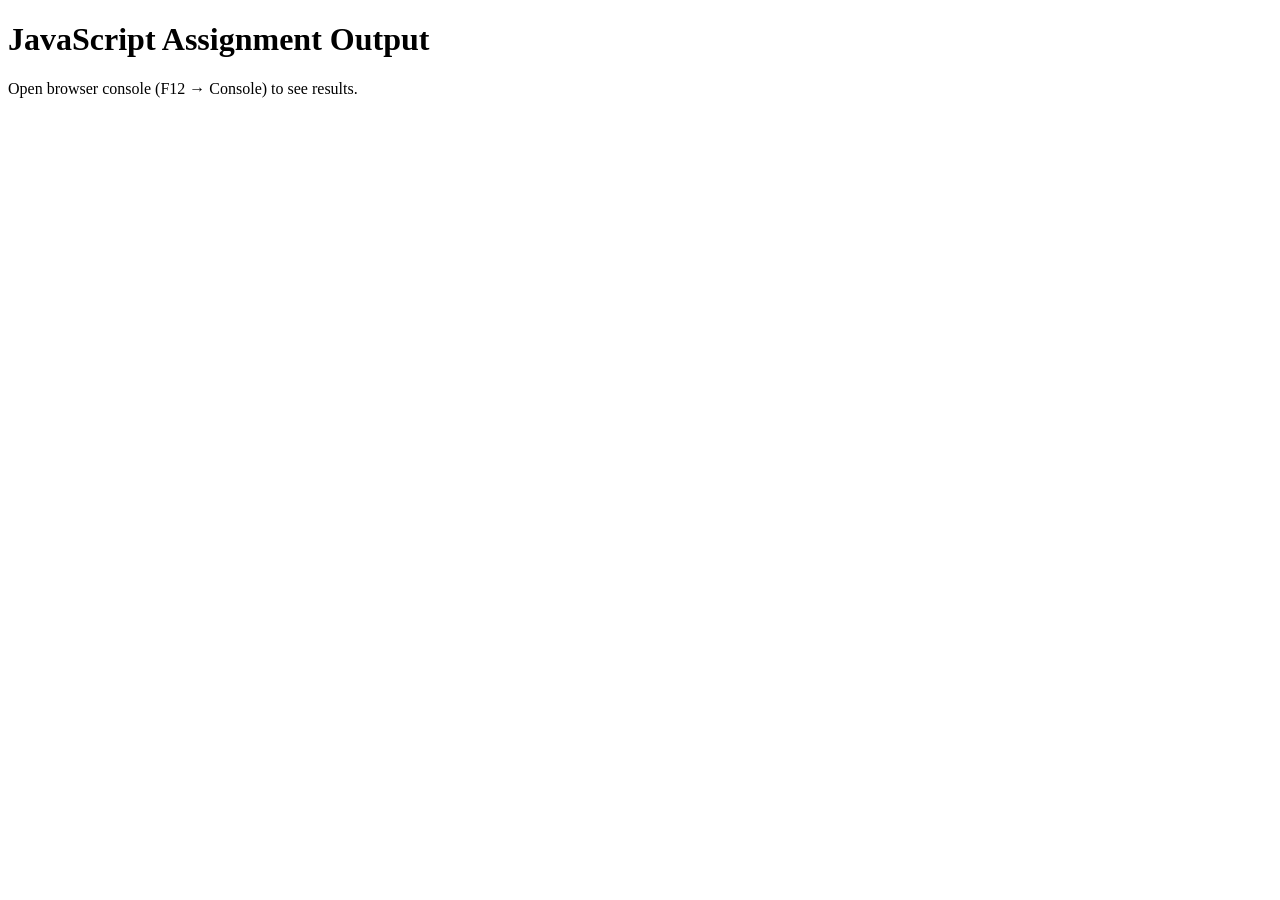
<file: Lab Task 26_FEB_2026/index.html>
<!DOCTYPE html>
<html>
<head>
    <title>JavaScript Assignment</title>
</head>
<body>

    <h1>JavaScript Assignment Output</h1>
    <p>Open browser console (F12 → Console) to see results.</p>

    <!-- Connecting All JavaScript Files -->

    <script src="TemperatureConversion.js"></script>
    <script src="SimpleCalculator.js"></script>
    <script src="FindLargestNumber.js"></script>
    <script src="LoopThroughNumbers.js"></script>
    <script src="FactorialofaNumber.js"></script>
    <script src="ReverseaString.js"></script>
    <script src="SumofArrayElements.js"></script>
    <script src="PrimeNumberChecker.js"></script>
    <script src="ArrayManipulation.js"></script>
    <script src="SimpleObjectExample.js"></script>

</body>
</html>
</file>
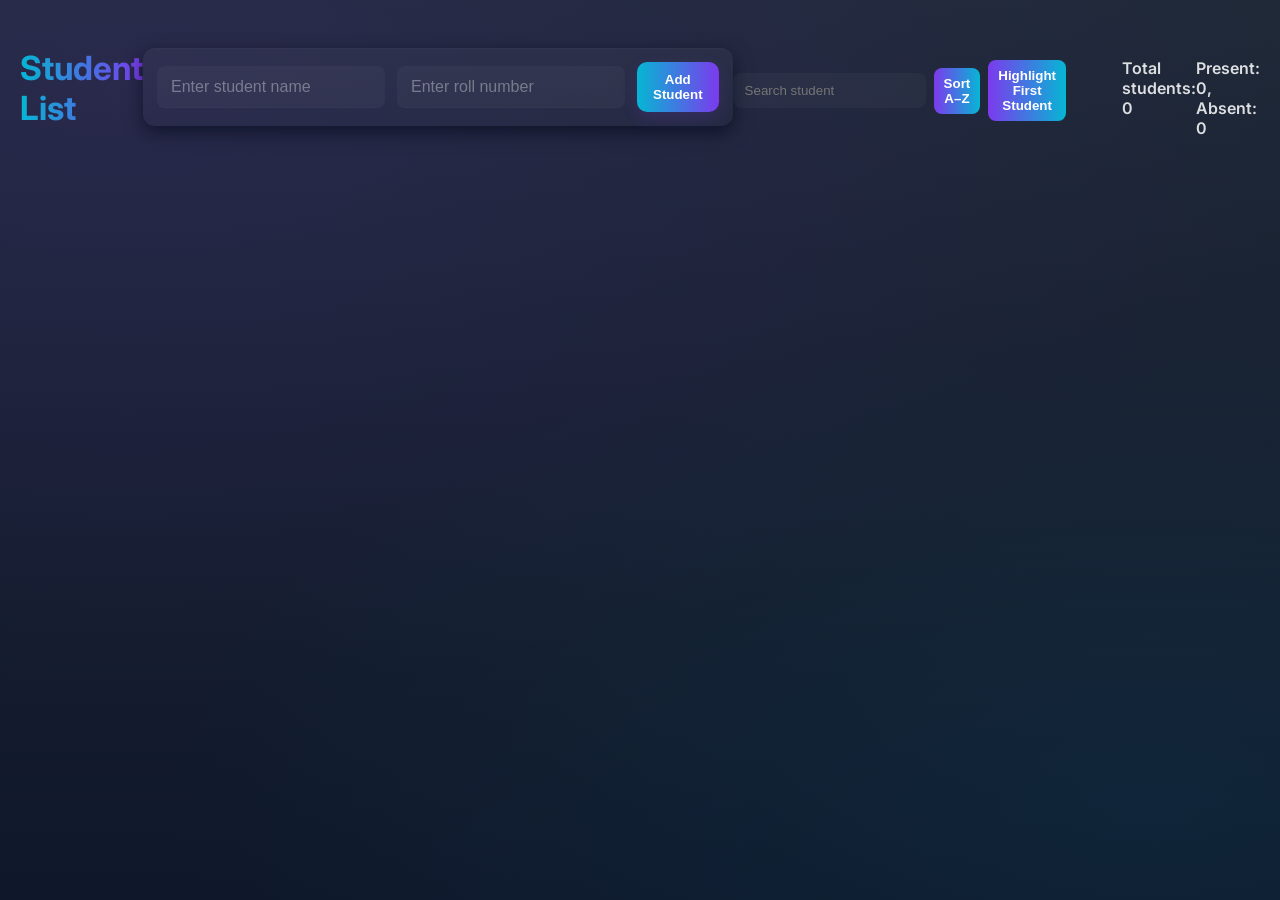
<file: LabTaskMarch05/index.html>
<!doctype html>
<html lang="en">
  <head>
    <meta charset="UTF-8" />
    <title>Student List DOM Practice</title>
    <link rel="stylesheet" href="dom.css" />
  </head>
  <body>
    <h1>Student List</h1>

    <!-- Student Form -->
    <form id="student-form">
      <label for="student-name">Student Name:</label>
      <input type="text" id="student-name" placeholder="Enter student name" />
      <label for="student-roll">Roll No.:</label>
      <input type="text" id="student-roll" placeholder="Enter roll number" />
      <button id="add-btn" type="submit">Add Student</button>
    </form>

    <!-- Search and controls -->
    <div class="controls-top">
      <input id="search-input" type="text" placeholder="Search student" />
      <button id="sort-btn" type="button">Sort A–Z</button>
      <button id="highlight-first-btn" type="button">
        Highlight First Student
      </button>
    </div>

    <!-- Student List -->
    <ul id="student-list">
      <!-- New students will be added here -->
    </ul>

    <p id="total-count">Total students: 0</p>
    <p id="presence-count">Present: 0, Absent: 0</p>

    <!-- JS file -->
    <script src="dom.js"></script>
  </body>
</html>
</file>
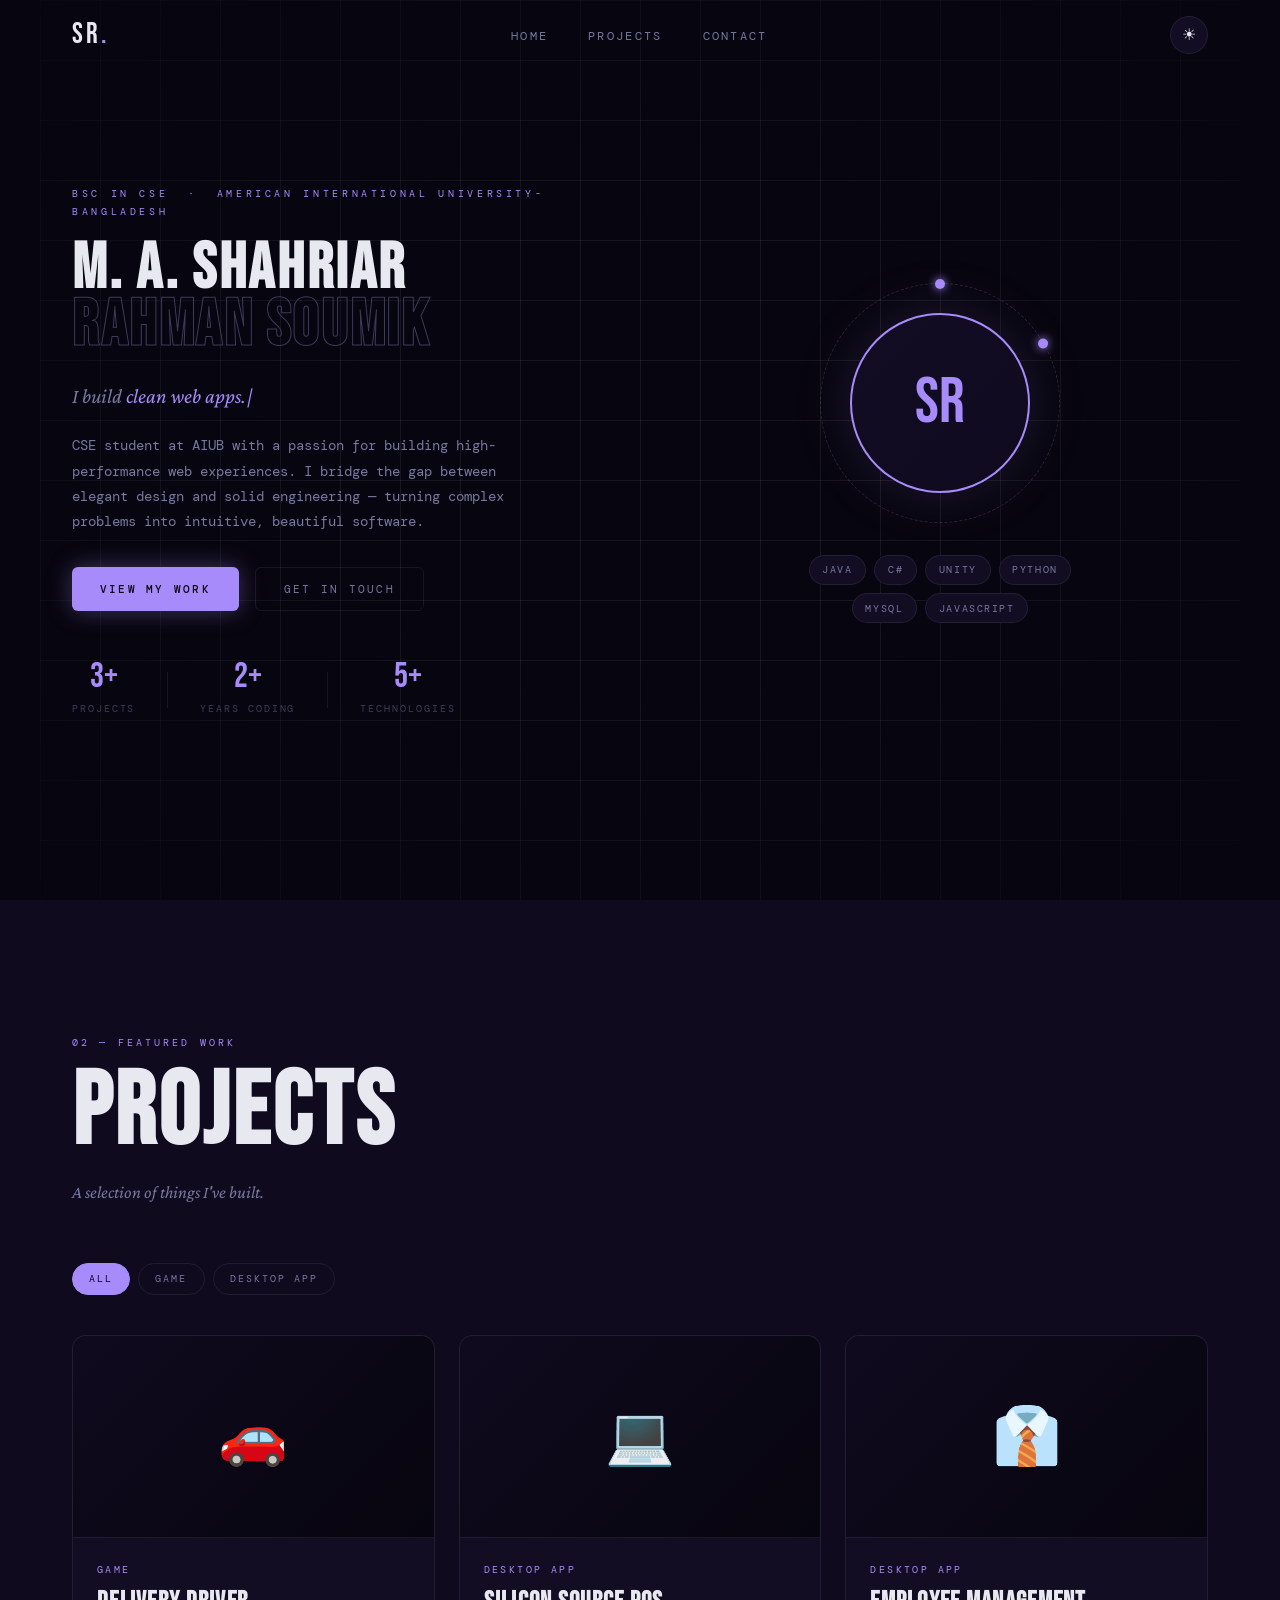
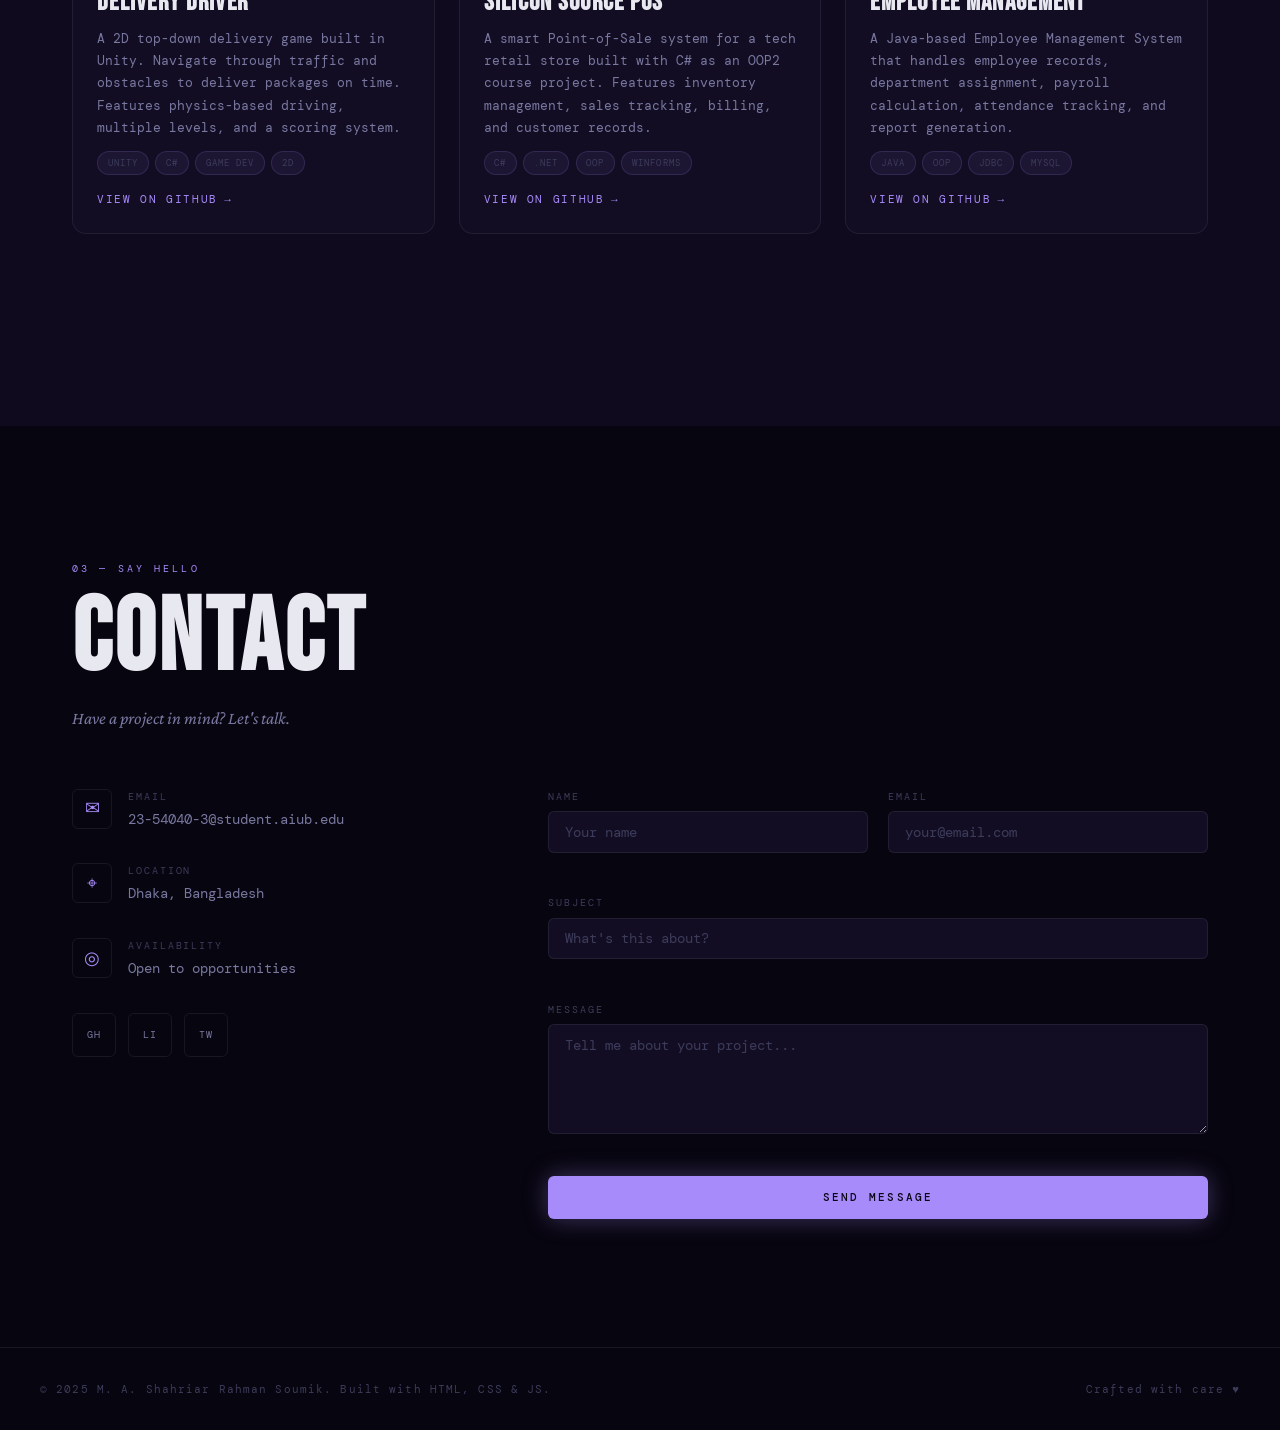
<file: PortfolioLabTaskOnline11_March_2026/index.html>
<!DOCTYPE html>
<html lang="en" data-theme="dark">
<head>
  <meta charset="UTF-8" />
  <meta name="viewport" content="width=device-width, initial-scale=1.0" />
  <title>M. A. Shahriar Rahman Soumik — Portfolio</title>
  <link rel="preconnect" href="https://fonts.googleapis.com" />
  <link rel="preconnect" href="https://fonts.gstatic.com" crossorigin />
  <link href="https://fonts.googleapis.com/css2?family=Bebas+Neue&family=DM+Mono:ital,wght@0,300;0,400;0,500;1,300&family=Crimson+Pro:ital,wght@0,300;0,400;1,300&display=swap" rel="stylesheet" />
  <style>
    :root {
      --accent: #a78bfa;
      --bg: #07050f;
      --bg-alt: #0f0a1e;
      --bg-card: #130d24;
      --border: rgba(255,255,255,0.07);
      --text: #e8e8f0;
      --text-muted: #7878a0;
      --text-dim: #3c3c5a;
      --heading-font: 'Bebas Neue', sans-serif;
      --body-font: 'DM Mono', monospace;
      --serif-font: 'Crimson Pro', serif;
      --radius: 6px;
      --radius-lg: 14px;
      --nav-h: 70px;
      --transition: 0.3s cubic-bezier(0.4,0,0.2,1);
    }
    [data-theme="light"] {
      --bg: #f4f4f0;
      --bg-alt: #e8e8e2;
      --bg-card: #ffffff;
      --border: rgba(0,0,0,0.09);
      --text: #1a1a2e;
      --text-muted: #666680;
      --text-dim: #bebec8;
    }
    *, *::before, *::after { box-sizing: border-box; margin: 0; padding: 0; }
    html { scroll-behavior: smooth; }
    body { font-family: var(--body-font); background: var(--bg); color: var(--text); line-height: 1.65; overflow-x: hidden; transition: background var(--transition), color var(--transition); }
    a { color: inherit; text-decoration: none; }
    ul { list-style: none; }
    button { cursor: pointer; border: none; background: none; font: inherit; }
    h1,h2,h3 { font-family: var(--heading-font); line-height: 1; letter-spacing: 0.03em; }
    .hidden { display: none !important; }
    .accent { color: var(--accent); }

    /* NAV */
    #site-header { position: fixed; top: 0; left: 0; right: 0; z-index: 1000; height: var(--nav-h); transition: background var(--transition), box-shadow var(--transition); }
    #site-header.scrolled { background: var(--bg); box-shadow: 0 1px 0 var(--border), 0 4px 24px rgba(0,0,0,0.3); backdrop-filter: blur(12px); }
    .nav-container { max-width: 1200px; margin: 0 auto; padding: 0 2rem; height: 100%; display: flex; align-items: center; justify-content: space-between; gap: 2rem; }
    .nav-logo { font-family: var(--heading-font); font-size: 1.8rem; letter-spacing: 0.1em; }
    .nav-links { display: flex; gap: 2.5rem; }
    .nav-link { font-size: 0.72rem; letter-spacing: 0.2em; text-transform: uppercase; color: var(--text-muted); position: relative; transition: color var(--transition); }
    .nav-link::after { content: ''; position: absolute; bottom: -4px; left: 0; width: 0; height: 1px; background: var(--accent); transition: width var(--transition); }
    .nav-link:hover { color: var(--text); }
    .nav-link:hover::after { width: 100%; }
    .nav-actions { display: flex; align-items: center; gap: 1rem; }
    .theme-toggle { width: 38px; height: 38px; border-radius: 50%; border: 1px solid var(--border); background: var(--bg-card); color: var(--text); font-size: 1rem; display: flex; align-items: center; justify-content: center; transition: all var(--transition); }
    .theme-toggle:hover { border-color: var(--accent); color: var(--accent); transform: rotate(20deg); }
    .hamburger { display: none; flex-direction: column; gap: 5px; padding: 6px; }
    .hamburger span { display: block; width: 22px; height: 2px; background: var(--text); border-radius: 2px; transition: all var(--transition); }
    .hamburger.open span:nth-child(1) { transform: translateY(7px) rotate(45deg); }
    .hamburger.open span:nth-child(2) { opacity: 0; }
    .hamburger.open span:nth-child(3) { transform: translateY(-7px) rotate(-45deg); }
    .mobile-menu { display: none; flex-direction: column; background: var(--bg-alt); border-top: 1px solid var(--border); padding: 1rem 2rem 1.5rem; gap: 0.25rem; }
    .mobile-menu.open { display: flex; }
    .mobile-link { font-size: 0.8rem; letter-spacing: 0.2em; text-transform: uppercase; color: var(--text-muted); padding: 0.6rem 0; border-bottom: 1px solid var(--border); transition: color var(--transition); }
    .mobile-link:last-child { border-bottom: none; }
    .mobile-link:hover { color: var(--accent); }

    /* SECTIONS */
    .section { padding: calc(var(--nav-h) + 4rem) 2rem 6rem; max-width: 1200px; margin: 0 auto; }
    .section-header { margin-bottom: 3.5rem; }
    .section-label { font-size: 0.65rem; letter-spacing: 0.3em; text-transform: uppercase; color: var(--accent); display: block; margin-bottom: 0.75rem; }
    .section-title { font-size: clamp(3.5rem, 8vw, 7rem); color: var(--text); line-height: 1; margin-bottom: 0.75rem; }
    .section-sub { font-family: var(--serif-font); font-size: 1.1rem; color: var(--text-muted); font-style: italic; }

    /* HERO */
    .hero-section { min-height: 100vh; display: grid; grid-template-columns: 1fr 1fr; align-items: center; gap: 4rem; padding-top: calc(var(--nav-h) + 2rem); position: relative; overflow: hidden; }
    .hero-grid-bg { position: absolute; inset: 0; background-image: linear-gradient(var(--border) 1px,transparent 1px),linear-gradient(90deg,var(--border) 1px,transparent 1px); background-size: 60px 60px; mask-image: radial-gradient(ellipse 80% 80% at 50% 50%,black 30%,transparent 100%); animation: gridShift 20s linear infinite; pointer-events: none; }
    @keyframes gridShift { from { transform: translateY(0); } to { transform: translateY(60px); } }
    .hero-eyebrow { font-size: 0.65rem; letter-spacing: 0.35em; text-transform: uppercase; color: var(--accent); margin-bottom: 1.25rem; animation: fadeUp 0.6s ease both; }
    .hero-name { line-height: 0.9; margin-bottom: 1.5rem; animation: fadeUp 0.6s 0.1s ease both; }
    .hero-first { display: block; color: var(--text); }
    .hero-last { display: block; color: transparent; -webkit-text-stroke: 1px var(--text-dim); }
    .hero-tagline { font-family: var(--serif-font); font-size: 1.3rem; font-style: italic; color: var(--text-muted); margin-bottom: 1.25rem; animation: fadeUp 0.6s 0.2s ease both; min-height: 2rem; }
    .typed-wrapper { display: inline-flex; align-items: center; gap: 1px; }
    .typed-text { color: var(--accent); }
    .typed-cursor { display: inline-block; color: var(--accent); animation: blink 0.7s step-end infinite; }
    @keyframes blink { 0%,100%{opacity:1;} 50%{opacity:0;} }
    .hero-intro { font-size: 0.88rem; line-height: 1.8; color: var(--text-muted); max-width: 480px; margin-bottom: 2rem; animation: fadeUp 0.6s 0.3s ease both; }
    .hero-cta { display: flex; gap: 1rem; flex-wrap: wrap; margin-bottom: 3rem; animation: fadeUp 0.6s 0.4s ease both; }
    .hero-stats { display: flex; align-items: center; gap: 2rem; animation: fadeUp 0.6s 0.5s ease both; }
    .stat { text-align: center; }
    .stat-num { display: block; font-family: var(--heading-font); font-size: 2.2rem; color: var(--accent); line-height: 1; }
    .stat-label { font-size: 0.6rem; letter-spacing: 0.2em; text-transform: uppercase; color: var(--text-dim); }
    .stat-divider { width: 1px; height: 36px; background: var(--border); }
    .hero-visual { display: flex; flex-direction: column; align-items: center; gap: 2rem; animation: fadeUp 0.8s 0.3s ease both; }
    .avatar-ring { position: relative; width: 240px; height: 240px; display: flex; align-items: center; justify-content: center; }
    .avatar-inner { width: 180px; height: 180px; border-radius: 50%; background: linear-gradient(135deg,var(--bg-card),var(--bg-alt)); border: 2px solid var(--accent); display: flex; align-items: center; justify-content: center; box-shadow: 0 0 60px rgba(167,139,250,0.15); z-index: 2; }
    .avatar-initials { font-family: var(--heading-font); font-size: 4rem; color: var(--accent); }
    .orbit { position: absolute; inset: 0; border-radius: 50%; border: 1px dashed var(--border); display: flex; align-items: flex-start; justify-content: center; }
    .orbit-1 { animation: spin 8s linear infinite; }
    .orbit-2 { transform: rotate(60deg); animation: spin 12s linear infinite reverse; }
    .orbit-dot { width: 10px; height: 10px; margin-top: -5px; border-radius: 50%; background: var(--accent); box-shadow: 0 0 10px var(--accent); }
    @keyframes spin { to { transform: rotate(360deg); } }
    .skill-tags { display: flex; flex-wrap: wrap; gap: 0.5rem; justify-content: center; max-width: 280px; }
    .skill-tag { font-size: 0.65rem; letter-spacing: 0.15em; text-transform: uppercase; padding: 0.35rem 0.8rem; border: 1px solid var(--border); border-radius: 999px; color: var(--text-muted); background: var(--bg-card); transition: all var(--transition); }
    .skill-tag:hover { border-color: var(--accent); color: var(--accent); transform: translateY(-2px); }

    /* BUTTONS */
    .btn { display: inline-flex; align-items: center; justify-content: center; padding: 0.75rem 1.75rem; font-family: var(--body-font); font-size: 0.7rem; letter-spacing: 0.2em; text-transform: uppercase; border-radius: var(--radius); transition: all var(--transition); }
    .btn-primary { background: var(--accent); color: #0a0515; font-weight: 500; box-shadow: 0 0 24px rgba(167,139,250,0.35); }
    .btn-primary:hover { transform: translateY(-2px); box-shadow: 0 0 36px rgba(167,139,250,0.55); }
    .btn-outline { border: 1px solid var(--border); color: var(--text-muted); }
    .btn-outline:hover { border-color: var(--accent); color: var(--accent); transform: translateY(-2px); }
    .btn-full { width: 100%; }

    /* PROJECTS */
    .projects-section { background: var(--bg-alt); max-width: 100%; padding-left: 0; padding-right: 0; }
    .projects-section .section-header, .filter-bar, .projects-grid { max-width: 1200px; margin-left: auto; margin-right: auto; padding-left: 2rem; padding-right: 2rem; }
    .filter-bar { display: flex; gap: 0.5rem; flex-wrap: wrap; margin-bottom: 2.5rem; }
    .filter-btn { font-family: var(--body-font); font-size: 0.65rem; letter-spacing: 0.2em; text-transform: uppercase; padding: 0.4rem 1rem; border-radius: 999px; border: 1px solid var(--border); color: var(--text-muted); background: transparent; transition: all var(--transition); cursor: pointer; }
    .filter-btn:hover, .filter-btn.active { background: var(--accent); border-color: var(--accent); color: #06060f; }
    .projects-grid { display: grid; grid-template-columns: repeat(auto-fill,minmax(320px,1fr)); gap: 1.5rem; padding-bottom: 6rem; }
    .project-card { background: var(--bg-card); border: 1px solid var(--border); border-radius: var(--radius-lg); overflow: hidden; display: flex; flex-direction: column; transition: all var(--transition); animation: fadeUp 0.5s ease both; }
    .project-card:hover { transform: translateY(-6px); border-color: rgba(167,139,250,0.3); box-shadow: 0 20px 60px rgba(0,0,0,0.4); }
    .card-image-placeholder { width: 100%; aspect-ratio: 16/9; display: flex; align-items: center; justify-content: center; font-size: 3.5rem; background: linear-gradient(135deg,var(--bg-alt),var(--bg)); border-bottom: 1px solid var(--border); transition: all var(--transition); }
    .project-card:hover .card-image-placeholder { background: linear-gradient(135deg,var(--bg),var(--bg-alt)); }
    .card-body { padding: 1.5rem; flex: 1; display: flex; flex-direction: column; gap: 0.75rem; }
    .card-category { font-size: 0.6rem; letter-spacing: 0.25em; text-transform: uppercase; color: var(--accent); }
    .card-title { font-family: var(--heading-font); font-size: 1.6rem; color: var(--text); letter-spacing: 0.05em; }
    .card-desc { font-size: 0.82rem; line-height: 1.7; color: var(--text-muted); flex: 1; }
    .card-tags { display: flex; flex-wrap: wrap; gap: 0.4rem; }
    .card-tag { font-size: 0.58rem; letter-spacing: 0.12em; text-transform: uppercase; padding: 0.2rem 0.6rem; border-radius: 999px; background: rgba(167,139,250,0.07); color: var(--text-dim); border: 1px solid rgba(167,139,250,0.15); }
    .card-link { display: inline-flex; align-items: center; gap: 0.4rem; font-size: 0.68rem; letter-spacing: 0.15em; text-transform: uppercase; color: var(--accent); margin-top: 0.25rem; transition: gap var(--transition); }
    .card-link:hover { gap: 0.7rem; }
    .card-link::after { content: '→'; }

    /* CONTACT */
    .contact-section { padding-bottom: 8rem; }
    .contact-layout { display: grid; grid-template-columns: 1fr 1.6fr; gap: 4rem; align-items: start; }
    .contact-info { display: flex; flex-direction: column; gap: 2rem; }
    .contact-item { display: flex; align-items: flex-start; gap: 1rem; }
    .contact-icon { width: 40px; height: 40px; display: flex; align-items: center; justify-content: center; font-size: 1.1rem; border: 1px solid var(--border); border-radius: var(--radius); color: var(--accent); flex-shrink: 0; }
    .contact-item-label { font-size: 0.6rem; letter-spacing: 0.2em; text-transform: uppercase; color: var(--text-dim); margin-bottom: 0.2rem; }
    .contact-item-value { font-size: 0.9rem; color: var(--text-muted); }
    .social-links { display: flex; gap: 0.75rem; }
    .social-link { width: 44px; height: 44px; display: flex; align-items: center; justify-content: center; font-size: 0.65rem; letter-spacing: 0.1em; border: 1px solid var(--border); border-radius: var(--radius); color: var(--text-muted); transition: all var(--transition); }
    .social-link:hover { border-color: var(--accent); color: var(--accent); transform: translateY(-2px); }
    .contact-form { display: flex; flex-direction: column; gap: 1.25rem; }
    .form-row { display: grid; grid-template-columns: 1fr 1fr; gap: 1.25rem; }
    .form-group { display: flex; flex-direction: column; gap: 0.4rem; }
    .form-group label { font-size: 0.62rem; letter-spacing: 0.2em; text-transform: uppercase; color: var(--text-dim); }
    .form-group input, .form-group textarea { background: var(--bg-card); border: 1px solid var(--border); border-radius: var(--radius); color: var(--text); font-family: var(--body-font); font-size: 0.85rem; padding: 0.7rem 1rem; transition: border-color var(--transition), box-shadow var(--transition); outline: none; resize: vertical; }
    .form-group input::placeholder, .form-group textarea::placeholder { color: var(--text-dim); }
    .form-group input:focus, .form-group textarea:focus { border-color: var(--accent); box-shadow: 0 0 0 3px rgba(167,139,250,0.1); }
    .form-group input.error, .form-group textarea.error { border-color: #ff6b6b; box-shadow: 0 0 0 3px rgba(255,107,107,0.1); }
    .form-error { font-size: 0.65rem; color: #ff6b6b; min-height: 1rem; display: block; }
    .form-success { text-align: center; padding: 1rem; background: rgba(167,139,250,0.08); border: 1px solid rgba(167,139,250,0.3); border-radius: var(--radius); color: var(--accent); font-size: 0.82rem; }

    /* FOOTER */
    .site-footer { border-top: 1px solid var(--border); padding: 2rem; }
    .footer-inner { max-width: 1200px; margin: 0 auto; display: flex; align-items: center; justify-content: space-between; flex-wrap: wrap; gap: 0.5rem; }
    .footer-copy, .footer-made { font-size: 0.7rem; letter-spacing: 0.1em; color: var(--text-dim); }

    /* SCROLL TOP */
    .scroll-top { position: fixed; bottom: 2rem; right: 2rem; width: 44px; height: 44px; border-radius: 50%; background: var(--accent); color: #0a0515; font-size: 1.1rem; display: flex; align-items: center; justify-content: center; z-index: 999; opacity: 0; pointer-events: none; transform: translateY(12px); transition: all var(--transition); box-shadow: 0 4px 20px rgba(167,139,250,0.4); }
    .scroll-top.visible { opacity: 1; pointer-events: all; transform: translateY(0); }
    .scroll-top:hover { transform: translateY(-3px); }

    @keyframes fadeUp { from{opacity:0;transform:translateY(24px);} to{opacity:1;transform:translateY(0);} }

    /* RESPONSIVE */
    @media(max-width:900px) {
      .hero-section { grid-template-columns: 1fr; text-align: center; gap: 3rem; padding-top: calc(var(--nav-h) + 3rem); }
      .hero-intro { margin: 0 auto 2rem; }
      .hero-cta { justify-content: center; }
      .hero-stats { justify-content: center; }
      .hero-visual { order: -1; }
      .contact-layout { grid-template-columns: 1fr; gap: 2.5rem; }
      .nav-links { display: none; }
      .hamburger { display: flex; }
    }
    @media(max-width:600px) {
      .section { padding: calc(var(--nav-h) + 3rem) 1.25rem 4rem; }
      .projects-grid { grid-template-columns: 1fr; }
      .form-row { grid-template-columns: 1fr; }
      .footer-inner { flex-direction: column; align-items: flex-start; }
    }
  </style>
</head>
<body>

  <header id="site-header">
    <nav class="nav-container">
      <div class="nav-logo">SR<span class="accent">.</span></div>
      <ul class="nav-links">
        <li><a href="#home" class="nav-link">Home</a></li>
        <li><a href="#projects" class="nav-link">Projects</a></li>
        <li><a href="#contact" class="nav-link">Contact</a></li>
      </ul>
      <div class="nav-actions">
        <button class="theme-toggle" id="theme-toggle" aria-label="Toggle theme">
          <span id="theme-icon">☀</span>
        </button>
        <button class="hamburger" id="hamburger" aria-label="Menu">
          <span></span><span></span><span></span>
        </button>
      </div>
    </nav>
    <div class="mobile-menu" id="mobile-menu">
      <a href="#home" class="mobile-link">Home</a>
      <a href="#projects" class="mobile-link">Projects</a>
      <a href="#contact" class="mobile-link">Contact</a>
    </div>
  </header>

  <main>

    <!-- HOME -->
    <section id="home" class="section hero-section">
      <div class="hero-grid-bg" aria-hidden="true"></div>
      <div class="hero-content">
        <p class="hero-eyebrow">BSc in CSE &nbsp;·&nbsp; American International University-Bangladesh</p>
        <h1 class="hero-name">
          <span class="hero-first" style="font-size:clamp(2rem,5vw,4.8rem);letter-spacing:0.04em;">M. A. SHAHRIAR</span>
          <span class="hero-last" style="font-size:clamp(2rem,5vw,4.8rem);letter-spacing:0.04em;">RAHMAN SOUMIK</span>
        </h1>
        <p class="hero-tagline">
          I build <span class="typed-wrapper"><span id="typed-text" class="typed-text"></span><span class="typed-cursor">|</span></span>
        </p>
        <p class="hero-intro">
          CSE student at AIUB with a passion for building high-performance web experiences.
          I bridge the gap between elegant design and solid engineering —
          turning complex problems into intuitive, beautiful software.
        </p>
        <div class="hero-cta">
          <a href="#projects" class="btn btn-primary">View My Work</a>
          <a href="#contact" class="btn btn-outline">Get in Touch</a>
        </div>
        <div class="hero-stats">
          <div class="stat"><span class="stat-num">3+</span><span class="stat-label">Projects</span></div>
          <div class="stat-divider"></div>
          <div class="stat"><span class="stat-num">2+</span><span class="stat-label">Years Coding</span></div>
          <div class="stat-divider"></div>
          <div class="stat"><span class="stat-num">5+</span><span class="stat-label">Technologies</span></div>
        </div>
      </div>
      <div class="hero-visual" aria-hidden="true">
        <div class="avatar-ring">
          <div class="avatar-inner">
            <div class="avatar-initials">SR</div>
          </div>
          <div class="orbit orbit-1"><div class="orbit-dot"></div></div>
          <div class="orbit orbit-2"><div class="orbit-dot"></div></div>
        </div>
        <div class="skill-tags">
          <span class="skill-tag">Java</span>
          <span class="skill-tag">C#</span>
          <span class="skill-tag">Unity</span>
          <span class="skill-tag">Python</span>
          <span class="skill-tag">MySQL</span>
          <span class="skill-tag">JavaScript</span>
        </div>
      </div>
    </section>

    <!-- PROJECTS -->
    <section id="projects" class="section projects-section">
      <div class="section-header">
        <span class="section-label">02 — Featured Work</span>
        <h2 class="section-title">Projects</h2>
        <p class="section-sub">A selection of things I've built.</p>
      </div>
      <div class="filter-bar" id="filter-bar">
        <button class="filter-btn active" data-filter="all">All</button>
        <button class="filter-btn" data-filter="game">Game</button>
        <button class="filter-btn" data-filter="app">Desktop App</button>
      </div>
      <div class="projects-grid" id="projects-grid"></div>
    </section>

    <!-- CONTACT -->
    <section id="contact" class="section contact-section">
      <div class="section-header">
        <span class="section-label">03 — Say Hello</span>
        <h2 class="section-title">Contact</h2>
        <p class="section-sub">Have a project in mind? Let's talk.</p>
      </div>
      <div class="contact-layout">
        <div class="contact-info">
          <div class="contact-item">
            <span class="contact-icon">&#9993;</span>
            <div>
              <p class="contact-item-label">Email</p>
              <p class="contact-item-value">23-54040-3&#64;student.aiub.edu</p>
            </div>
          </div>
          <div class="contact-item">
            <span class="contact-icon">&#8982;</span>
            <div>
              <p class="contact-item-label">Location</p>
              <p class="contact-item-value">Dhaka, Bangladesh</p>
            </div>
          </div>
          <div class="contact-item">
            <span class="contact-icon">&#9678;</span>
            <div>
              <p class="contact-item-label">Availability</p>
              <p class="contact-item-value">Open to opportunities</p>
            </div>
          </div>
          <div class="social-links">
            <a href="https://github.com/codesbysoumik" class="social-link" target="_blank" aria-label="GitHub">GH</a>
            <a href="#" class="social-link" aria-label="LinkedIn">LI</a>
            <a href="#" class="social-link" aria-label="Twitter">TW</a>
          </div>
        </div>

        <form class="contact-form" id="contact-form" novalidate>
          <div class="form-row">
            <div class="form-group">
              <label for="fname">Name</label>
              <input type="text" id="fname" name="fname" placeholder="Your name" autocomplete="off" />
              <span class="form-error" id="name-error"></span>
            </div>
            <div class="form-group">
              <label for="femail">Email</label>
              <input type="email" id="femail" name="femail" placeholder="your@email.com" autocomplete="off" />
              <span class="form-error" id="email-error"></span>
            </div>
          </div>
          <div class="form-group">
            <label for="fsubject">Subject</label>
            <input type="text" id="fsubject" name="fsubject" placeholder="What's this about?" autocomplete="off" />
            <span class="form-error" id="subject-error"></span>
          </div>
          <div class="form-group">
            <label for="fmessage">Message</label>
            <textarea id="fmessage" name="fmessage" rows="5" placeholder="Tell me about your project..."></textarea>
            <span class="form-error" id="message-error"></span>
          </div>
          <button type="submit" class="btn btn-primary btn-full" id="submit-btn">
            <span id="btn-text">Send Message</span>
            <span id="btn-sending" class="hidden">Sending...</span>
          </button>
          <div class="form-success hidden" id="form-success">
            &#10003; Message sent! I'll get back to you soon.
          </div>
        </form>
      </div>
    </section>

  </main>

  <footer class="site-footer">
    <div class="footer-inner">
      <p class="footer-copy">&#169; 2025 M. A. Shahriar Rahman Soumik. Built with HTML, CSS &amp; JS.</p>
      <p class="footer-made">Crafted with care &#9829;</p>
    </div>
  </footer>

  <button class="scroll-top" id="scroll-top" aria-label="Back to top">&#8593;</button>

  <script>
    // ── THEME ──────────────────────────────────────
    function applyTheme(theme, save) {
      document.documentElement.setAttribute('data-theme', theme);
      var icon = document.getElementById('theme-icon');
      if (icon) icon.textContent = theme === 'dark' ? '\u2600' : '\u263E';
      if (save) localStorage.setItem('portfolio-theme', theme);
    }
    applyTheme(localStorage.getItem('portfolio-theme') || 'dark', false);
    document.getElementById('theme-toggle').addEventListener('click', function() {
      var cur = document.documentElement.getAttribute('data-theme');
      applyTheme(cur === 'dark' ? 'light' : 'dark', true);
    });

    // ── PROJECT DATA ───────────────────────────────
    var projects = [
      {
        title: 'Delivery Driver',
        category: 'game',
        categoryLabel: 'Game',
        description: 'A 2D top-down delivery game built in Unity. Navigate through traffic and obstacles to deliver packages on time. Features physics-based driving, multiple levels, and a scoring system.',
        tags: ['Unity', 'C#', 'Game Dev', '2D'],
        emoji: '\uD83D\uDE97',
        link: 'https://github.com/codesbysoumik/Delivery-Driver'
      },
      {
        title: 'Silicon Source POS',
        category: 'app',
        categoryLabel: 'Desktop App',
        description: 'A smart Point-of-Sale system for a tech retail store built with C# as an OOP2 course project. Features inventory management, sales tracking, billing, and customer records.',
        tags: ['C#', '.NET', 'OOP', 'WinForms'],
        emoji: '\uD83D\uDCBB',
        link: 'https://github.com/Shadipto/OOP2-Project-Silicon-Source'
      },
      {
        title: 'Employee Management',
        category: 'app',
        categoryLabel: 'Desktop App',
        description: 'A Java-based Employee Management System that handles employee records, department assignment, payroll calculation, attendance tracking, and report generation.',
        tags: ['Java', 'OOP', 'JDBC', 'MySQL'],
        emoji: '\uD83D\uDC54',
        link: 'https://github.com/codesbysoumik/EmployeeManagementSystem'
      }
    ];

    // ── RENDER CARDS ───────────────────────────────
    function renderProjects(filter) {
      var grid = document.getElementById('projects-grid');
      grid.innerHTML = '';
      var list = (!filter || filter === 'all') ? projects : projects.filter(function(p){ return p.category === filter; });
      if (list.length === 0) {
        grid.innerHTML = '<p style="color:var(--text-muted);padding:2rem 0;grid-column:1/-1;">No projects found.</p>';
        return;
      }
      list.forEach(function(p, i) {
        var tags = p.tags.map(function(t){ return '<span class="card-tag">'+t+'</span>'; }).join('');
        var card = document.createElement('article');
        card.className = 'project-card';
        card.style.animationDelay = (i * 0.1) + 's';
        card.innerHTML =
          '<div class="card-image-placeholder">'+p.emoji+'</div>' +
          '<div class="card-body">' +
            '<span class="card-category">'+p.categoryLabel+'</span>' +
            '<h3 class="card-title">'+p.title+'</h3>' +
            '<p class="card-desc">'+p.description+'</p>' +
            '<div class="card-tags">'+tags+'</div>' +
            '<a href="'+p.link+'" class="card-link" target="_blank" rel="noopener">View on GitHub</a>' +
          '</div>';
        grid.appendChild(card);
      });
    }
    renderProjects('all');

    // ── FILTER ─────────────────────────────────────
    document.getElementById('filter-bar').addEventListener('click', function(e) {
      var btn = e.target.closest('.filter-btn');
      if (!btn) return;
      document.querySelectorAll('.filter-btn').forEach(function(b){ b.classList.remove('active'); });
      btn.classList.add('active');
      renderProjects(btn.getAttribute('data-filter'));
    });

    // ── FORM VALIDATION ────────────────────────────
    function validate(id, errId) {
      var el = document.getElementById(id);
      var err = document.getElementById(errId);
      var v = el.value.trim();
      var msg = '';
      if (id === 'fname') {
        if (!v) msg = 'Name is required.';
        else if (v.length < 2) msg = 'At least 2 characters.';
      } else if (id === 'femail') {
        if (!v) msg = 'Email is required.';
        else if (!/^[^\s@]+@[^\s@]+\.[^\s@]+$/.test(v)) msg = 'Enter a valid email.';
      } else if (id === 'fsubject') {
        if (!v) msg = 'Subject is required.';
      } else if (id === 'fmessage') {
        if (!v) msg = 'Message is required.';
        else if (v.length < 10) msg = 'At least 10 characters.';
      }
      err.textContent = msg;
      if (msg) el.classList.add('error'); else el.classList.remove('error');
      return !msg;
    }

    ['fname','femail','fsubject','fmessage'].forEach(function(id) {
      var el = document.getElementById(id);
      var errId = id.replace('f','') + '-error';
      if (id === 'fname') errId = 'name-error';
      else if (id === 'femail') errId = 'email-error';
      else if (id === 'fsubject') errId = 'subject-error';
      else if (id === 'fmessage') errId = 'message-error';
      el.addEventListener('blur', function(){ validate(id, errId); });
      el.addEventListener('input', function(){ if(el.classList.contains('error')) validate(id, errId); });
    });

    document.getElementById('contact-form').addEventListener('submit', function(e) {
      e.preventDefault();
      var ok = validate('fname','name-error') & validate('femail','email-error') & validate('fsubject','subject-error') & validate('fmessage','message-error');
      if (!ok) return;
      var btnText = document.getElementById('btn-text');
      var btnSend = document.getElementById('btn-sending');
      var btn = document.getElementById('submit-btn');
      var suc = document.getElementById('form-success');
      btnText.classList.add('hidden');
      btnSend.classList.remove('hidden');
      btn.disabled = true;
      setTimeout(function() {
        btnSend.classList.add('hidden');
        btnText.classList.remove('hidden');
        btn.disabled = false;
        document.getElementById('contact-form').reset();
        suc.classList.remove('hidden');
        setTimeout(function(){ suc.classList.add('hidden'); }, 5000);
      }, 1800);
    });

    // ── TYPING ANIMATION ───────────────────────────
    var phrases = ['clean web apps.', 'Unity 2D games.', 'smart desktop tools.', 'intuitive UIs.', 'elegant solutions.'];
    var pIdx=0, cIdx=0, isDel=false;
    var typedEl = document.getElementById('typed-text');
    function typeLoop() {
      var phrase = phrases[pIdx];
      if (!isDel) {
        cIdx++;
        typedEl.textContent = phrase.slice(0, cIdx);
        if (cIdx === phrase.length) { setTimeout(function(){ isDel=true; typeLoop(); }, 2000); return; }
        setTimeout(typeLoop, 90);
      } else {
        cIdx--;
        typedEl.textContent = phrase.slice(0, cIdx);
        if (cIdx === 0) { isDel=false; pIdx=(pIdx+1)%phrases.length; setTimeout(typeLoop,400); return; }
        setTimeout(typeLoop, 55);
      }
    }
    typeLoop();

    // ── SCROLL TOP ─────────────────────────────────
    var scrollBtn = document.getElementById('scroll-top');
    window.addEventListener('scroll', function() {
      scrollBtn.classList.toggle('visible', window.scrollY > 400);
    });
    scrollBtn.addEventListener('click', function() { window.scrollTo({top:0,behavior:'smooth'}); });

    // ── STICKY NAV ─────────────────────────────────
    window.addEventListener('scroll', function() {
      document.getElementById('site-header').classList.toggle('scrolled', window.scrollY > 20);
    });

    // ── HAMBURGER ──────────────────────────────────
    document.getElementById('hamburger').addEventListener('click', function() {
      this.classList.toggle('open');
      document.getElementById('mobile-menu').classList.toggle('open');
    });
    document.querySelectorAll('.mobile-link').forEach(function(link) {
      link.addEventListener('click', function() {
        document.getElementById('hamburger').classList.remove('open');
        document.getElementById('mobile-menu').classList.remove('open');
      });
    });
  </script>
</body>
</html>
</file>
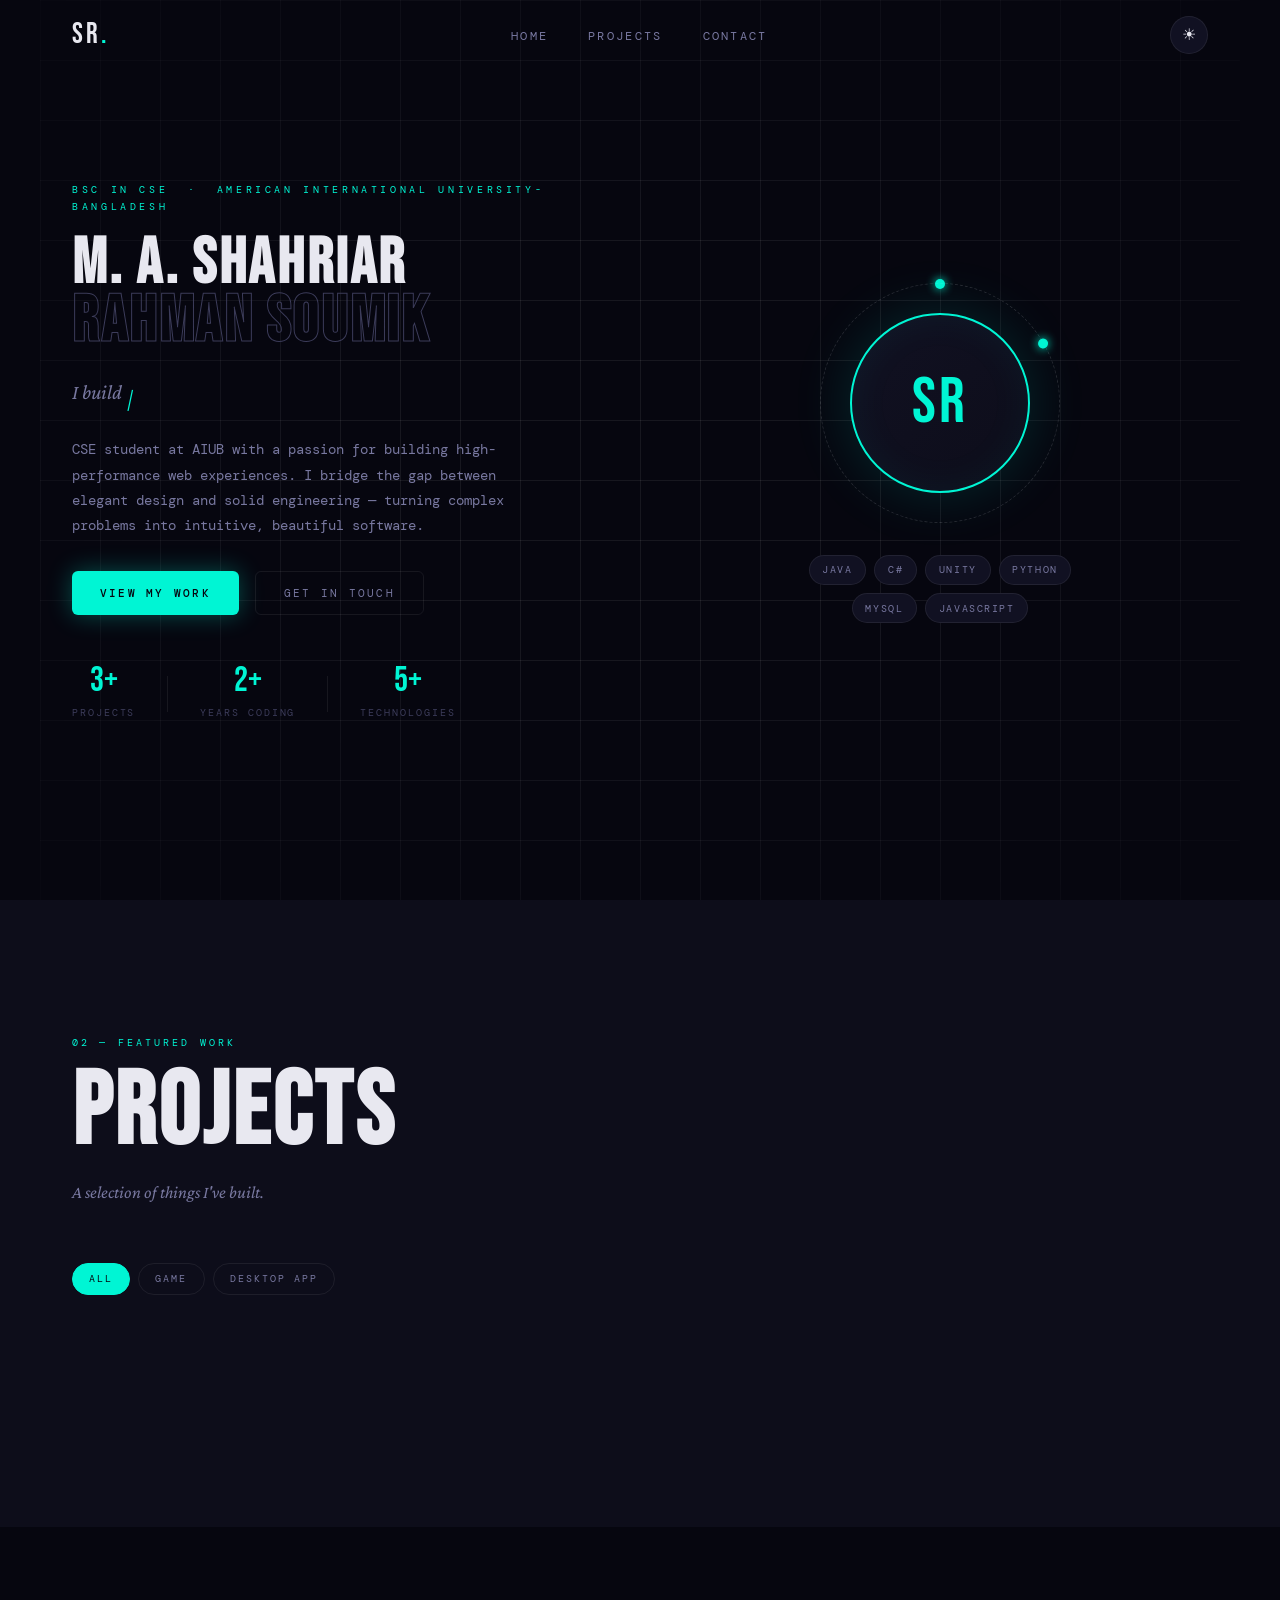
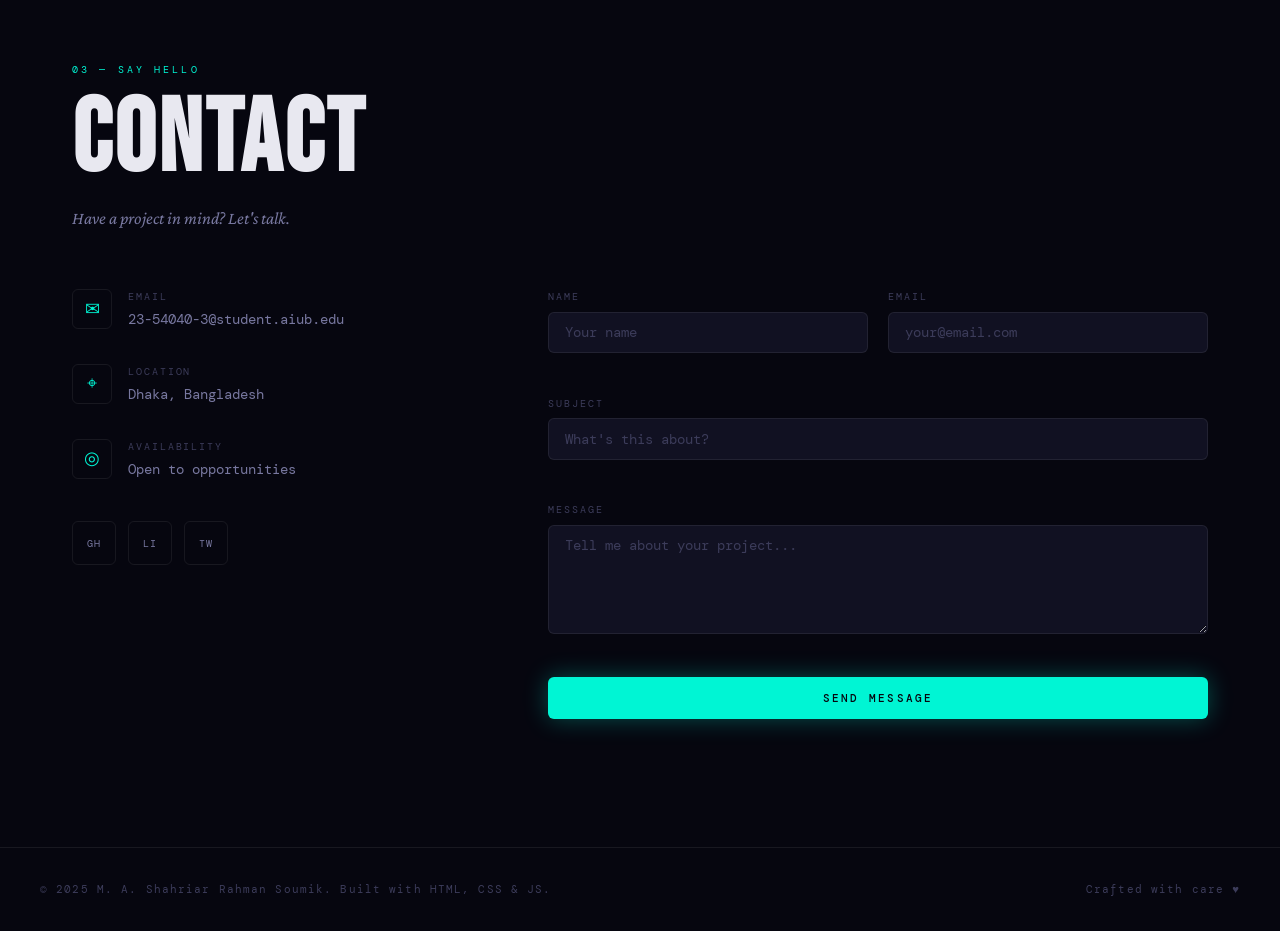
<file: PortfolioLabTaskOnline11_March_2026/portmain/index.html>
<!DOCTYPE html>
<html lang="en" data-theme="dark">
<head>
  <meta charset="UTF-8" />
  <meta name="viewport" content="width=device-width, initial-scale=1.0" />
  <title>M. A. Shahriar Rahman Soumik — Portfolio</title>
  <link rel="stylesheet" href="style.css" />
  <link rel="preconnect" href="https://fonts.googleapis.com" />
  <link rel="preconnect" href="https://fonts.gstatic.com" crossorigin />
  <link href="https://fonts.googleapis.com/css2?family=Bebas+Neue&family=DM+Mono:ital,wght@0,300;0,400;0,500;1,300&family=Crimson+Pro:ital,wght@0,300;0,400;1,300&display=swap" rel="stylesheet" />
</head>
<body>

  <!-- ───── HEADER / NAV ───── -->
  <header id="site-header">
    <nav class="nav-container">
      <div class="nav-logo">SR<span class="accent">.</span></div>

      <ul class="nav-links" id="nav-links">
        <li><a href="#home" class="nav-link">Home</a></li>
        <li><a href="#projects" class="nav-link">Projects</a></li>
        <li><a href="#contact" class="nav-link">Contact</a></li>
      </ul>

      <div class="nav-actions">
        <button class="theme-toggle" id="theme-toggle" aria-label="Toggle theme">
          <span class="theme-icon" id="theme-icon">☀</span>
        </button>
        <button class="hamburger" id="hamburger" aria-label="Menu">
          <span></span><span></span><span></span>
        </button>
      </div>
    </nav>

    <!-- Mobile menu -->
    <div class="mobile-menu" id="mobile-menu">
      <a href="#home" class="mobile-link">Home</a>
      <a href="#projects" class="mobile-link">Projects</a>
      <a href="#contact" class="mobile-link">Contact</a>
    </div>
  </header>

  <main>

    <!-- ───── HOME SECTION ───── -->
    <section id="home" class="section hero-section">
      <div class="hero-grid-bg" aria-hidden="true"></div>
      <div class="hero-content">
        <p class="hero-eyebrow">BSc in CSE &nbsp;·&nbsp; American International University-Bangladesh</p>

        <h1 class="hero-name">
          <span class="hero-first" style="font-size:clamp(2rem,5vw,4.8rem);letter-spacing:0.04em;">M. A. SHAHRIAR</span>
          <span class="hero-last" style="font-size:clamp(2rem,5vw,4.8rem);letter-spacing:0.04em;">RAHMAN SOUMIK</span>
        </h1>

        <p class="hero-tagline">
          I build <span class="typed-wrapper"><span id="typed-text" class="typed-text"></span><span class="typed-cursor">|</span></span>
        </p>

        <p class="hero-intro">
          CSE student at AIUB with a passion for building high-performance web
          experiences. I bridge the gap between elegant design and solid engineering —
          turning complex problems into intuitive, beautiful software.
        </p>

        <div class="hero-cta">
          <a href="#projects" class="btn btn-primary">View My Work</a>
          <a href="#contact" class="btn btn-outline">Get in Touch</a>
        </div>

        <div class="hero-stats">
          <div class="stat"><span class="stat-num">3+</span><span class="stat-label">Projects</span></div>
          <div class="stat-divider"></div>
          <div class="stat"><span class="stat-num">2+</span><span class="stat-label">Years Coding</span></div>
          <div class="stat-divider"></div>
          <div class="stat"><span class="stat-num">5+</span><span class="stat-label">Technologies</span></div>
        </div>
      </div>

      <div class="hero-visual" aria-hidden="true">
        <div class="avatar-ring">
          <div class="avatar-inner">
            <div class="avatar-initials">SR</div>
          </div>
          <div class="orbit orbit-1"><div class="orbit-dot"></div></div>
          <div class="orbit orbit-2"><div class="orbit-dot"></div></div>
        </div>
        <div class="skill-tags">
          <span class="skill-tag" style="--d:0s">Java</span>
          <span class="skill-tag" style="--d:.1s">C#</span>
          <span class="skill-tag" style="--d:.2s">Unity</span>
          <span class="skill-tag" style="--d:.3s">Python</span>
          <span class="skill-tag" style="--d:.4s">MySQL</span>
          <span class="skill-tag" style="--d:.5s">JavaScript</span>
        </div>
      </div>
    </section>

    <!-- ───── PROJECTS SECTION ───── -->
    <section id="projects" class="section projects-section">
      <div class="section-header">
        <span class="section-label">02 — Featured Work</span>
        <h2 class="section-title">Projects</h2>
        <p class="section-sub">A selection of things I've built.</p>
      </div>

      <!-- Filter buttons -->
      <div class="filter-bar" id="filter-bar">
        <button class="filter-btn active" data-filter="all">All</button>
        <button class="filter-btn" data-filter="game">Game</button>
        <button class="filter-btn" data-filter="app">Desktop App</button>
      </div>

      <!-- Cards rendered by JS -->
      <div class="projects-grid" id="projects-grid"></div>
    </section>

    <!-- ───── CONTACT SECTION ───── -->
    <section id="contact" class="section contact-section">
      <div class="section-header">
        <span class="section-label">03 — Say Hello</span>
        <h2 class="section-title">Contact</h2>
        <p class="section-sub">Have a project in mind? Let's talk.</p>
      </div>

      <div class="contact-layout">
        <div class="contact-info">
          <div class="contact-item">
            <span class="contact-icon">✉</span>
            <div>
              <p class="contact-item-label">Email</p>
              <p class="contact-item-value">23-54040-3@student.aiub.edu</p>
            </div>
          </div>
          <div class="contact-item">
            <span class="contact-icon">⌖</span>
            <div>
              <p class="contact-item-label">Location</p>
              <p class="contact-item-value">Dhaka, Bangladesh</p>
            </div>
          </div>
          <div class="contact-item">
            <span class="contact-icon">◎</span>
            <div>
              <p class="contact-item-label">Availability</p>
              <p class="contact-item-value">Open to opportunities</p>
            </div>
          </div>

          <div class="social-links">
            <a href="#" class="social-link" aria-label="GitHub">GH</a>
            <a href="#" class="social-link" aria-label="LinkedIn">LI</a>
            <a href="#" class="social-link" aria-label="Twitter">TW</a>
          </div>
        </div>

        <form class="contact-form" id="contact-form" novalidate>
          <div class="form-row">
            <div class="form-group">
              <label for="name">Name</label>
              <input type="text" id="name" name="name" placeholder="Your name" autocomplete="off" />
              <span class="form-error" id="name-error"></span>
            </div>
            <div class="form-group">
              <label for="email">Email</label>
              <input type="email" id="email" name="email" placeholder="your@email.com" autocomplete="off" />
              <span class="form-error" id="email-error"></span>
            </div>
          </div>

          <div class="form-group">
            <label for="subject">Subject</label>
            <input type="text" id="subject" name="subject" placeholder="What's this about?" autocomplete="off" />
            <span class="form-error" id="subject-error"></span>
          </div>

          <div class="form-group">
            <label for="message">Message</label>
            <textarea id="message" name="message" rows="5" placeholder="Tell me about your project..."></textarea>
            <span class="form-error" id="message-error"></span>
          </div>

          <button type="submit" class="btn btn-primary btn-full" id="submit-btn">
            <span id="btn-text">Send Message</span>
            <span id="btn-sending" class="hidden">Sending…</span>
          </button>

          <div class="form-success hidden" id="form-success">
            <span>✓</span> Message sent! I'll get back to you soon.
          </div>
        </form>
      </div>
    </section>

  </main>

  <!-- ───── FOOTER ───── -->
  <footer class="site-footer">
    <div class="footer-inner">
      <p class="footer-copy">© 2025 M. A. Shahriar Rahman Soumik. Built with HTML, CSS &amp; JS.</p>
      <p class="footer-made">Crafted with care ♥</p>
    </div>
  </footer>

  <!-- Scroll-to-top button -->
  <button class="s
</file>
<file: LabTaskMarch05/dom.css>
@import url("https://fonts.googleapis.com/css2?family=Inter:wght@300;400;600;700&display=swap");
:root {
  --bg-1: #1f2937; /* slate-800 */
  --bg-2: #0f172a; /* slate-900 */
  --card: rgba(255, 255, 255, 0.08);
  --accent-1: #06b6d4; /* teal-400 */
  --accent-2: #7c3aed; /* violet-600 */
  --muted: rgba(255, 255, 255, 0.75);
}

* {
  box-sizing: border-box;
}
html,
body {
  height: 100%;
}
body {
  margin: 0;
  font-family:
    "Inter",
    system-ui,
    -apple-system,
    "Segoe UI",
    Roboto,
    "Helvetica Neue",
    Arial;
  background:
    radial-gradient(
      1200px 600px at 10% 10%,
      rgba(124, 58, 237, 0.12),
      transparent
    ),
    radial-gradient(
      1000px 500px at 90% 90%,
      rgba(6, 182, 212, 0.08),
      transparent
    ),
    linear-gradient(180deg, var(--bg-1), var(--bg-2));
  color: var(--muted);
  -webkit-font-smoothing: antialiased;
  -moz-osx-font-smoothing: grayscale;
  padding: 48px 20px;
  display: flex;
  align-items: flex-start;
  justify-content: center;
}

/* page container styling by targeting top-level elements */
h1 {
  width: 100%;
  max-width: 820px;
  margin: 0 0 18px 0;
  font-size: clamp(1.4rem, 2.6vw, 2.2rem);
  font-weight: 700;
  background: linear-gradient(90deg, var(--accent-1), var(--accent-2));
  -webkit-background-clip: text;
  background-clip: text;
  color: transparent;
  text-align: left;
}

form#student-form {
  display: flex;
  gap: 12px;
  width: 100%;
  max-width: 820px;
  background: linear-gradient(
    180deg,
    rgba(255, 255, 255, 0.03),
    rgba(255, 255, 255, 0.01)
  );
  padding: 14px;
  border-radius: 12px;
  box-shadow:
    0 6px 18px rgba(2, 6, 23, 0.6),
    inset 0 1px 0 rgba(255, 255, 255, 0.02);
  align-items: center;
}

#student-form label {
  display: none;
}
#student-form input[type="text"] {
  flex: 1;
  padding: 12px 14px;
  border-radius: 8px;
  border: none;
  background: rgba(255, 255, 255, 0.03);
  color: var(--muted);
  outline: none;
  font-size: 1rem;
  box-shadow: inset 0 -1px 0 rgba(255, 255, 255, 0.02);
}
#student-form input::placeholder {
  color: rgba(255, 255, 255, 0.35);
}
#student-form button[type="submit"] {
  background: linear-gradient(90deg, var(--accent-1), var(--accent-2));
  color: white;
  border: none;
  padding: 10px 16px;
  border-radius: 10px;
  font-weight: 600;
  cursor: pointer;
  transition:
    transform 0.14s ease,
    box-shadow 0.14s ease;
  box-shadow: 0 6px 16px rgba(124, 58, 237, 0.18);
}
#student-form button[type="submit"]:active {
  transform: translateY(1px);
}
#student-form button[type="submit"]:hover {
  filter: brightness(1.02);
}

#student-list {
  width: 100%;
  max-width: 820px;
  list-style: none;
  padding: 0;
  margin: 18px 0 0 0;
}

#student-list li.student-item {
  display: flex;
  gap: 12px;
  align-items: center;
  justify-content: space-between;
  padding: 12px 14px;
  margin-top: 12px;
  background: linear-gradient(
    180deg,
    rgba(255, 255, 255, 0.02),
    rgba(255, 255, 255, 0.01)
  );
  border-radius: 10px;
  color: var(--muted);
  box-shadow: 0 6px 24px rgba(2, 6, 23, 0.45);
  transition:
    transform 0.16s cubic-bezier(0.2, 0.9, 0.2, 1),
    box-shadow 0.16s ease;
}
#student-list li.student-item:hover {
  transform: translateY(-4px);
  box-shadow: 0 10px 30px rgba(2, 6, 23, 0.6);
}

#student-list li.student-item span {
  flex: 1;
  font-weight: 600;
}

/* Buttons inside each item */
#student-list li .btn-edit,
#student-list li .btn-delete {
  border: none;
  padding: 8px 10px;
  margin-left: 8px;
  border-radius: 8px;
  cursor: pointer;
  font-weight: 600;
  color: white;
}
#student-list li .btn-edit {
  background: transparent;
  color: var(--accent-2);
  border: 1px solid rgba(124, 58, 237, 0.18);
  background: linear-gradient(
    90deg,
    rgba(124, 58, 237, 0.08),
    rgba(6, 182, 212, 0.02)
  );
}
#student-list li .btn-delete {
  background: rgba(255, 72, 66, 0.9);
  box-shadow: 0 6px 14px rgba(255, 72, 66, 0.12);
}
#student-list li .btn-edit:hover {
  transform: translateY(-2px);
}
#student-list li .btn-delete:hover {
  transform: translateY(-2px);
  filter: brightness(0.98);
}

/* Highlighted state toggled by JS */
.student-item.highlight {
  outline: 2px solid rgba(6, 182, 212, 0.12);
  box-shadow:
    0 12px 40px rgba(124, 58, 237, 0.14),
    0 4px 10px rgba(6, 182, 212, 0.06);
  transform: scale(1.01);
}

/* The dynamically added Highlight Students button (appended to body) */
body > button {
  position: fixed;
  right: 20px;
  bottom: 20px;
  background: linear-gradient(90deg, var(--accent-2), var(--accent-1));
  color: white;
  padding: 12px 14px;
  border-radius: 999px;
  border: none;
  box-shadow: 0 8px 28px rgba(12, 12, 30, 0.45);
  cursor: pointer;
  font-weight: 700;
}
body > button:hover {
  transform: translateY(-3px);
}

/* Responsive */
@media (max-width: 640px) {
  form#student-form {
    flex-direction: column;
    align-items: stretch;
  }
  #student-form button[type="submit"] {
    width: 100%;
  }
  body {
    padding: 28px 14px;
  }
}

/* Additional controls and present state */
.controls-top {
  width: 100%;
  max-width: 820px;
  margin-top: 12px;
  display: flex;
  gap: 8px;
  align-items: center;
}
.controls-top input[type="text"] {
  flex: 1;
  padding: 10px 12px;
  border-radius: 8px;
  border: none;
  background: rgba(255, 255, 255, 0.03);
  color: var(--muted);
}
.controls-top button {
  padding: 8px 10px;
  border-radius: 8px;
  border: none;
  cursor: pointer;
  font-weight: 700;
  background: linear-gradient(90deg, var(--accent-2), var(--accent-1));
  color: white;
}

.student-item.present {
  background: linear-gradient(
    90deg,
    rgba(34, 197, 94, 0.12),
    rgba(16, 185, 129, 0.06)
  );
  border: 1px solid rgba(34, 197, 94, 0.18);
}
.student-item.present .student-text {
  color: #d1fae5;
}

.left {
  display: flex;
  align-items: center;
  gap: 12px;
  flex: 1;
}
.left .present-checkbox {
  width: 18px;
  height: 18px;
}
.controls {
  display: flex;
  align-items: center;
}

#total-count,
#presence-count {
  max-width: 820px;
  margin: 10px 0 0 0;
  color: rgba(255, 255, 255, 0.85);
  font-weight: 600;
}

@media (max-width: 640px) {
  .controls-top {
    flex-direction: column;
    align-items: stretch;
  }
  .controls-top button {
    width: 100%;
  }
}
</file>
<file: PortfolioLabTaskOnline11_March_2026/portmain/style.css>
/* ═══════════════════════════════════════════════
   ALEX MERCER — PORTFOLIO CSS
   No frameworks. Pure CSS.
═══════════════════════════════════════════════ */

/* ── 1. CSS VARIABLES & THEME ─────────────────── */
:root {
  --accent:       #00f5d4;
  --accent-2:     #f5a623;
  --bg:           #06060f;
  --bg-alt:       #0d0d1a;
  --bg-card:      #111122;
  --border:       rgba(255,255,255,0.07);
  --text:         #e8e8f0;
  --text-muted:   #7878a0;
  --text-dim:     #3c3c5a;
  --heading-font: 'Bebas Neue', sans-serif;
  --body-font:    'DM Mono', monospace;
  --serif-font:   'Crimson Pro', serif;
  --radius:       6px;
  --radius-lg:    14px;
  --shadow:       0 8px 40px rgba(0,0,0,0.45);
  --nav-h:        70px;
  --transition:   0.3s cubic-bezier(0.4, 0, 0.2, 1);
}

[data-theme="light"] {
  --bg:         #f4f4f0;
  --bg-alt:     #e8e8e2;
  --bg-card:    #ffffff;
  --border:     rgba(0,0,0,0.09);
  --text:       #1a1a2e;
  --text-muted: #666680;
  --text-dim:   #bebec8;
  --shadow:     0 8px 40px rgba(0,0,0,0.12);
}

/* ── 2. RESET & BASE ──────────────────────────── */
*, *::before, *::after { box-sizing: border-box; margin: 0; padding: 0; }

html {
  scroll-behavior: smooth;
  font-size: 16px;
}

body {
  font-family: var(--body-font);
  background: var(--bg);
  color: var(--text);
  line-height: 1.65;
  overflow-x: hidden;
  transition: background var(--transition), color var(--transition);
}

a { color: inherit; text-decoration: none; }
ul { list-style: none; }
img { display: block; max-width: 100%; }
button { cursor: pointer; border: none; background: none; font: inherit; }

/* ── 3. TYPOGRAPHY ────────────────────────────── */
h1, h2, h3 { font-family: var(--heading-font); line-height: 1; letter-spacing: 0.03em; }

/* ── 4. UTILITIES ─────────────────────────────── */
.hidden { display: none !important; }
.accent { color: var(--accent); }

/* ── 5. NAV ───────────────────────────────────── */
#site-header {
  position: fixed;
  top: 0; left: 0; right: 0;
  z-index: 1000;
  height: var(--nav-h);
  transition: background var(--transition), box-shadow var(--transition);
}

#site-header.scrolled {
  background: var(--bg);
  box-shadow: 0 1px 0 var(--border), 0 4px 24px rgba(0,0,0,0.3);
  backdrop-filter: blur(12px);
}

.nav-container {
  max-width: 1200px;
  margin: 0 auto;
  padding: 0 2rem;
  height: 100%;
  display: flex;
  align-items: center;
  justify-content: space-between;
  gap: 2rem;
}

.nav-logo {
  font-family: var(--heading-font);
  font-size: 1.8rem;
  letter-spacing: 0.1em;
  color: var(--text);
}

.nav-links {
  display: flex;
  gap: 2.5rem;
}

.nav-link {
  font-size: 0.72rem;
  letter-spacing: 0.2em;
  text-transform: uppercase;
  color: var(--text-muted);
  position: relative;
  transition: color var(--transition);
}

.nav-link::after {
  content: '';
  position: absolute;
  bottom: -4px; left: 0;
  width: 0; height: 1px;
  background: var(--accent);
  transition: width var(--transition);
}

.nav-link:hover { color: var(--text); }
.nav-link:hover::after { width: 100%; }

.nav-actions {
  display: flex;
  align-items: center;
  gap: 1rem;
}

/* Theme toggle */
.theme-toggle {
  width: 38px; height: 38px;
  border-radius: 50%;
  border: 1px solid var(--border);
  background: var(--bg-card);
  color: var(--text);
  font-size: 1rem;
  display: flex;
  align-items: center;
  justify-content: center;
  transition: all var(--transition);
}

.theme-toggle:hover {
  border-color: var(--accent);
  color: var(--accent);
  transform: rotate(20deg);
}

/* Hamburger */
.hamburger {
  display: none;
  flex-direction: column;
  gap: 5px;
  padding: 6px;
}

.hamburger span {
  display: block;
  width: 22px; height: 2px;
  background: var(--text);
  border-radius: 2px;
  transition: all var(--transition);
}

.hamburger.open span:nth-child(1) { transform: translateY(7px) rotate(45deg); }
.hamburger.open span:nth-child(2) { opacity: 0; }
.hamburger.open span:nth-child(3) { transform: translateY(-7px) rotate(-45deg); }

/* Mobile menu */
.mobile-menu {
  display: none;
  flex-direction: column;
  background: var(--bg-alt);
  border-top: 1px solid var(--border);
  padding: 1rem 2rem 1.5rem;
  gap: 0.25rem;
}

.mobile-menu.open { display: flex; }

.mobile-link {
  font-size: 0.8rem;
  letter-spacing: 0.2em;
  text-transform: uppercase;
  color: var(--text-muted);
  padding: 0.6rem 0;
  border-bottom: 1px solid var(--border);
  transition: color var(--transition);
}

.mobile-link:last-child { border-bottom: none; }
.mobile-link:hover { color: var(--accent); }

/* ── 6. SECTIONS ──────────────────────────────── */
.section {
  padding: calc(var(--nav-h) + 4rem) 2rem 6rem;
  max-width: 1200px;
  margin: 0 auto;
}

.section-header {
  margin-bottom: 3.5rem;
}

.section-label {
  font-size: 0.65rem;
  letter-spacing: 0.3em;
  text-transform: uppercase;
  color: var(--accent);
  display: block;
  margin-bottom: 0.75rem;
}

.section-title {
  font-size: clamp(3.5rem, 8vw, 7rem);
  color: var(--text);
  line-height: 1;
  margin-bottom: 0.75rem;
}

.section-sub {
  font-size: 0.9rem;
  color: var(--text-muted);
  font-style: italic;
  font-family: var(--serif-font);
  font-size: 1.1rem;
}

/* ── 7. HERO ──────────────────────────────────── */
.hero-section {
  min-height: 100vh;
  display: grid;
  grid-template-columns: 1fr 1fr;
  align-items: center;
  gap: 4rem;
  padding-top: calc(var(--nav-h) + 2rem);
  position: relative;
  overflow: hidden;
}

/* Animated grid background */
.hero-grid-bg {
  position: absolute;
  inset: 0;
  background-image:
    linear-gradient(var(--border) 1px, transparent 1px),
    linear-gradient(90deg, var(--border) 1px, transparent 1px);
  background-size: 60px 60px;
  mask-image: radial-gradient(ellipse 80% 80% at 50% 50%, black 30%, transparent 100%);
  animation: gridShift 20s linear infinite;
  pointer-events: none;
}

@keyframes gridShift {
  from { transform: translateY(0); }
  to   { transform: translateY(60px); }
}

.hero-eyebrow {
  font-size: 0.65rem;
  letter-spacing: 0.35em;
  text-transform: uppercase;
  color: var(--accent);
  margin-bottom: 1.25rem;
  animation: fadeUp 0.6s ease both;
}

.hero-name {
  font-size: clamp(4.5rem, 10vw, 9rem);
  line-height: 0.9;
  margin-bottom: 1.5rem;
  animation: fadeUp 0.6s 0.1s ease both;
}

.hero-first {
  display: block;
  color: var(--text);
}

.hero-last {
  display: block;
  color: transparent;
  -webkit-text-stroke: 1px var(--text-dim);
}

.hero-tagline {
  font-family: var(--serif-font);
  font-size: 1.3rem;
  font-style: italic;
  color: var(--text-muted);
  margin-bottom: 1.25rem;
  animation: fadeUp 0.6s 0.2s ease both;
  min-height: 2rem;
}

/* Typed text */
.typed-wrapper { display: inline-flex; align-items: center; gap: 1px; }
.typed-text { color: var(--accent); }
.typed-cursor {
  display: inline-block;
  color: var(--accent);
  animation: blink 0.7s step-end infinite;
  font-weight: 300;
  font-size: 1.1em;
}

@keyframes blink { 0%, 100% { opacity: 1; } 50% { opacity: 0; } }

.hero-intro {
  font-size: 0.88rem;
  line-height: 1.8;
  color: var(--text-muted);
  max-width: 480px;
  margin-bottom: 2rem;
  animation: fadeUp 0.6s 0.3s ease both;
}

.hero-cta {
  display: flex;
  gap: 1rem;
  flex-wrap: wrap;
  margin-bottom: 3rem;
  animation: fadeUp 0.6s 0.4s ease both;
}

.hero-stats {
  display: flex;
  align-items: center;
  gap: 2rem;
  animation: fadeUp 0.6s 0.5s ease both;
}

.stat { text-align: center; }
.stat-num {
  display: block;
  font-family: var(--heading-font);
  font-size: 2.2rem;
  color: var(--accent);
  line-height: 1;
}
.stat-label {
  font-size: 0.6rem;
  letter-spacing: 0.2em;
  text-transform: uppercase;
  color: var(--text-dim);
}
.stat-divider {
  width: 1px;
  height: 36px;
  background: var(--border);
}

/* Hero visual */
.hero-visual {
  display: flex;
  flex-direction: column;
  align-items: center;
  gap: 2rem;
  animation: fadeUp 0.8s 0.3s ease both;
}

.avatar-ring {
  position: relative;
  width: 240px;
  height: 240px;
  display: flex;
  align-items: center;
  justify-content: center;
}

.avatar-inner {
  width: 180px;
  height: 180px;
  border-radius: 50%;
  background: linear-gradient(135deg, var(--bg-card), var(--bg-alt));
  border: 2px solid var(--accent);
  display: flex;
  align-items: center;
  justify-content: center;
  box-shadow: 0 0 60px rgba(0,245,212,0.15), inset 0 0 40px rgba(0,245,212,0.05);
  z-index: 2;
}

.avatar-initials {
  font-family: var(--heading-font);
  font-size: 4rem;
  color: var(--accent);
  letter-spacing: 0.05em;
}

/* Orbiting rings */
.orbit {
  position: absolute;
  inset: 0;
  border-radius: 50%;
  border: 1px dashed var(--border);
  display: flex;
  align-items: flex-start;
  justify-content: center;
}

.orbit-1 { animation: spin 8s linear infinite; }
.orbit-2 { transform: rotate(60deg); animation: spin 12s linear infinite reverse; }

.orbit-dot {
  width: 10px; height: 10px;
  margin-top: -5px;
  border-radius: 50%;
  background: var(--accent);
  box-shadow: 0 0 10px var(--accent);
}

@keyframes spin { to { transform: rotate(360deg); } }

/* Skill tags */
.skill-tags {
  display: flex;
  flex-wrap: wrap;
  gap: 0.5rem;
  justify-content: center;
  max-width: 280px;
}

.skill-tag {
  font-size: 0.65rem;
  letter-spacing: 0.15em;
  text-transform: uppercase;
  padding: 0.35rem 0.8rem;
  border: 1px solid var(--border);
  border-radius: 999px;
  color: var(--text-muted);
  background: var(--bg-card);
  animation: fadeUp 0.5s var(--d, 0s) ease both;
  transition: all var(--transition);
}

.skill-tag:hover {
  border-color: var(--accent);
  color: var(--accent);
  transform: translateY(-2px);
}

/* ── 8. BUTTONS ───────────────────────────────── */
.btn {
  display: inline-flex;
  align-items: center;
  justify-content: center;
  padding: 0.75rem 1.75rem;
  font-family: var(--body-font);
  font-size: 0.7rem;
  letter-spacing: 0.2em;
  text-transform: uppercase;
  border-radius: var(--radius);
  transition: all var(--transition);
  position: relative;
  overflow: hidden;
}

.btn::after {
  content: '';
  position: absolute;
  inset: 0;
  background: rgba(255,255,255,0.08);
  opacity: 0;
  transition: opacity var(--transition);
}

.btn:hover::after { opacity: 1; }

.btn-primary {
  background: var(--accent);
  color: #06060f;
  font-weight: 500;
  box-shadow: 0 0 24px rgba(0,245,212,0.3);
}

.btn-primary:hover {
  transform: translateY(-2px);
  box-shadow: 0 0 36px rgba(0,245,212,0.5);
}

.btn-outline {
  border: 1px solid var(--border);
  color: var(--text-muted);
}

.btn-outline:hover {
  border-color: var(--accent);
  color: var(--accent);
  transform: translateY(-2px);
}

.btn-full { width: 100%; }

/* ── 9. PROJECTS ──────────────────────────────── */
.projects-section {
  background: var(--bg-alt);
  max-width: 100%;
  padding-left: 0;
  padding-right: 0;
}

.projects-section .section-header,
.filter-bar,
.projects-grid {
  max-width: 1200px;
  margin-left: auto;
  margin-right: auto;
  padding-left: 2rem;
  padding-right: 2rem;
}

.filter-bar {
  display: flex;
  gap: 0.5rem;
  flex-wrap: wrap;
  margin-bottom: 2.5rem;
}

.filter-btn {
  font-family: var(--body-font);
  font-size: 0.65rem;
  letter-spacing: 0.2em;
  text-transform: uppercase;
  padding: 0.4rem 1rem;
  border-radius: 999px;
  border: 1px solid var(--border);
  color: var(--text-muted);
  background: transparent;
  transition: all var(--transition);
}

.filter-btn:hover,
.filter-btn.active {
  background: var(--accent);
  border-color: var(--accent);
  color: #06060f;
}

.projects-grid {
  display: grid;
  grid-template-columns: repeat(auto-fill, minmax(340px, 1fr));
  gap: 1.5rem;
  padding-bottom: 6rem;
}

/* Project card */
.project-card {
  background: var(--bg-card);
  border: 1px solid var(--border);
  border-radius: var(--radius-lg);
  overflow: hidden;
  display: flex;
  flex-direction: column;
  transition: all var(--transition);
  animation: fadeUp 0.5s ease both;
}

.project-card:hover {
  transform: translateY(-6px);
  border-color: rgba(0,245,212,0.25);
  box-shadow: 0 20px 60px rgba(0,0,0,0.4), 0 0 0 1px rgba(0,245,212,0.1);
}

.card-image {
  width: 100%;
  aspect-ratio: 16/9;
  object-fit: cover;
  display: block;
  filter: saturate(0.8);
  transition: filter var(--transition);
}

.project-card:hover .card-image { filter: saturate(1); }

/* Placeholder image (no real image) */
.card-image-placeholder {
  width: 100%;
  aspect-ratio: 16/9;
  display: flex;
  align-items: center;
  justify-content: center;
  font-family: var(--heading-font);
  font-size: 3rem;
  letter-spacing: 0.05em;
  color: rgba(0,245,212,0.3);
  background: linear-gradient(135deg, var(--bg-alt), var(--bg));
  border-bottom: 1px solid var(--border);
  transition: all var(--transition);
}

.project-card:hover .card-image-placeholder { color: rgba(0,245,212,0.6); }

.card-body {
  padding: 1.5rem;
  flex: 1;
  display: flex;
  flex-direction: column;
  gap: 0.75rem;
}

.card-category {
  font-size: 0.6rem;
  letter-spacing: 0.25em;
  text-transform: uppercase;
  color: var(--accent);
}

.card-title {
  font-family: var(--heading-font);
  font-size: 1.6rem;
  color: var(--text);
  letter-spacing: 0.05em;
}

.card-desc {
  font-size: 0.82rem;
  line-height: 1.7;
  color: var(--text-muted);
  flex: 1;
}

.card-tags {
  display: flex;
  flex-wrap: wrap;
  gap: 0.4rem;
}

.card-tag {
  font-size: 0.58rem;
  letter-spacing: 0.12em;
  text-transform: uppercase;
  padding: 0.2rem 0.6rem;
  border-radius: 999px;
  background: rgba(0,245,212,0.07);
  color: var(--text-dim);
  border: 1px solid rgba(0,245,212,0.12);
}

.card-link {
  display: inline-flex;
  align-items: center;
  gap: 0.4rem;
  font-size: 0.68rem;
  letter-spacing: 0.15em;
  text-transform: uppercase;
  color: var(--accent);
  margin-top: 0.25rem;
  transition: gap var(--transition);
}

.card-link::after { content: '→'; transition: transform var(--transition); }
.card-link:hover::after { transform: translateX(4px); }

/* ── 10. CONTACT ──────────────────────────────── */
.contact-section {
  padding-bottom: 8rem;
}

.contact-layout {
  display: grid;
  grid-template-columns: 1fr 1.6fr;
  gap: 4rem;
  align-items: start;
}

.contact-info {
  display: flex;
  flex-direction: column;
  gap: 2rem;
}

.contact-item {
  display: flex;
  align-items: flex-start;
  gap: 1rem;
}

.contact-icon {
  width: 40px;
  height: 40px;
  display: flex;
  align-items: center;
  justify-content: center;
  font-size: 1.1rem;
  border: 1px solid var(--border);
  border-radius: var(--radius);
  color: var(--accent);
  flex-shrink: 0;
}

.contact-item-label {
  font-size: 0.6rem;
  letter-spacing: 0.2em;
  text-transform: uppercase;
  color: var(--text-dim);
  margin-bottom: 0.2rem;
}

.contact-item-value {
  font-size: 0.9rem;
  color: var(--text-muted);
}

.social-links {
  display: flex;
  gap: 0.75rem;
  margin-top: 0.5rem;
}

.social-link {
  width: 44px; height: 44px;
  display: flex;
  align-items: center;
  justify-content: center;
  font-size: 0.65rem;
  letter-spacing: 0.1em;
  border: 1px solid var(--border);
  border-radius: var(--radius);
  color: var(--text-muted);
  transition: all var(--transition);
}

.social-link:hover {
  border-color: var(--accent);
  color: var(--accent);
  transform: translateY(-2px);
  background: rgba(0,245,212,0.06);
}

/* Form */
.contact-form {
  display: flex;
  flex-direction: column;
  gap: 1.25rem;
}

.form-row {
  display: grid;
  grid-template-columns: 1fr 1fr;
  gap: 1.25rem;
}

.form-group {
  display: flex;
  flex-direction: column;
  gap: 0.4rem;
}

.form-group label {
  font-size: 0.62rem;
  letter-spacing: 0.2em;
  text-transform: uppercase;
  color: var(--text-dim);
}

.form-group input,
.form-group textarea {
  background: var(--bg-card);
  border: 1px solid var(--border);
  border-radius: var(--radius);
  color: var(--text);
  font-family: var(--body-font);
  font-size: 0.85rem;
  padding: 0.7rem 1rem;
  transition: border-color var(--transition), box-shadow var(--transition);
  outline: none;
  resize: vertical;
}

.form-group input::placeholder,
.form-group textarea::placeholder {
  color: var(--text-dim);
}

.form-group input:focus,
.form-group textarea:focus {
  border-color: var(--accent);
  box-shadow: 0 0 0 3px rgba(0,245,212,0.1);
}

.form-group input.error,
.form-group textarea.error {
  border-color: #ff6b6b;
  box-shadow: 0 0 0 3px rgba(255,107,107,0.1);
}

.form-error {
  font-size: 0.65rem;
  color: #ff6b6b;
  letter-spacing: 0.05em;
  min-height: 1rem;
  display: block;
}

.form-success {
  text-align: center;
  padding: 1rem;
  background: rgba(0,245,212,0.08);
  border: 1px solid rgba(0,245,212,0.25);
  border-radius: var(--radius);
  color: var(--accent);
  font-size: 0.82rem;
  letter-spacing: 0.05em;
}

/* ── 11. FOOTER ───────────────────────────────── */
.site-footer {
  border-top: 1px solid var(--border);
  padding: 2rem;
}

.footer-inner {
  max-width: 1200px;
  margin: 0 auto;
  display: flex;
  align-items: center;
  justify-content: space-between;
  flex-wrap: wrap;
  gap: 0.5rem;
}

.footer-copy,
.footer-made {
  font-size: 0.7rem;
  letter-spacing: 0.1em;
  color: var(--text-dim);
}

/* ── 12. SCROLL-TO-TOP ────────────────────────── */
.scroll-top {
  position: fixed;
  bottom: 2rem;
  right: 2rem;
  width: 44px; height: 44px;
  border-radius: 50%;
  background: var(--accent);
  color: #06060f;
  font-size: 1.1rem;
  display: flex;
  align-items: center;
  justify-content: center;
  z-index: 999;
  opacity: 0;
  pointer-events: none;
  transform: translateY(12px);
  transition: all var(--transition);
  box-shadow: 0 4px 20px rgba(0,245,212,0.35);
}

.scroll-top.visible {
  opacity: 1;
  pointer-events: all;
  transform: translateY(0);
}

.scroll-top:hover {
  transform: translateY(-3px);
  box-shadow: 0 8px 28px rgba(0,245,212,0.5);
}

/* ── 13. ANIMATIONS ───────────────────────────── */
@keyframes fadeUp {
  from { opacity: 0; transform: translateY(24px); }
  to   { opacity: 1; transform: translateY(0); }
}

/* ── 14. RESPONSIVE ───────────────────────────── */
@media (max-width: 900px) {
  .hero-section {
    grid-template-columns: 1fr;
    text-align: center;
    gap: 3rem;
    padding-top: calc(var(--nav-h) + 3rem);
  }

  .hero-intro { margin: 0 auto 2rem; }
  .hero-cta { justify-content: center; }
  .hero-stats { justify-content: center; }
  .hero-visual { order: -1; }

  .contact-layout {
    grid-template-columns: 1fr;
    gap: 2.5rem;
  }

  .contact-info { flex-direction: row; flex-wrap: wrap; gap: 1.5rem; }

  .nav-links { display: none; }
  .hamburger { display: flex; }
}

@media (max-width: 600px) {
  :root { --nav-h: 60px; }

  .section { padding: calc(var(--nav-h) + 3rem) 1.25rem 4rem; }

  .hero-name { font-size: clamp(3.5rem, 14vw, 5.5rem); }

  .projects-grid {
    grid-template-columns: 1fr;
  }

  .form-row { grid-template-columns: 1fr; }

  .footer-inner { flex-direction: column; align-items: flex-start; }

  .hero-stats { gap: 1.25rem; }

  .contact-info { flex-direction: column; }
}

@media (max-width: 400px) {
  .hero-cta { flex-direction: column; }
  .btn { text-align: center; }
}
</file>
